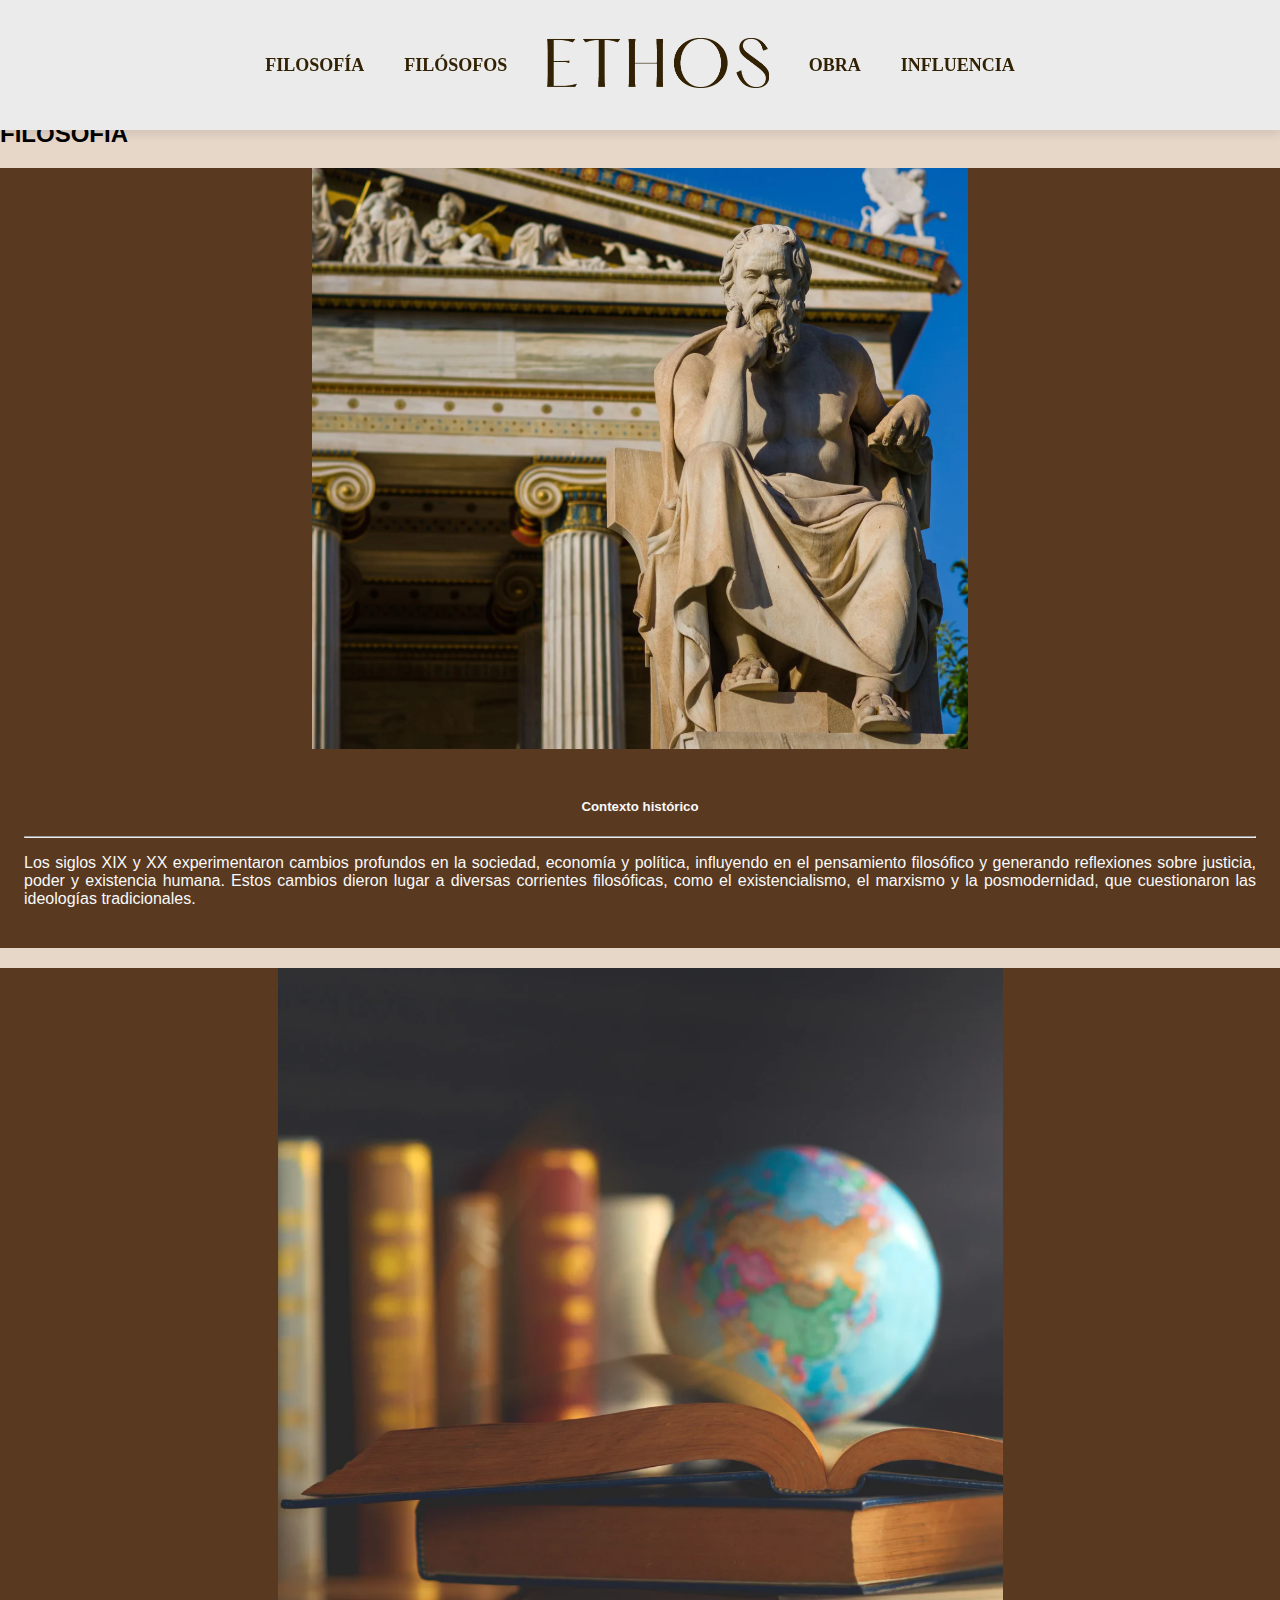
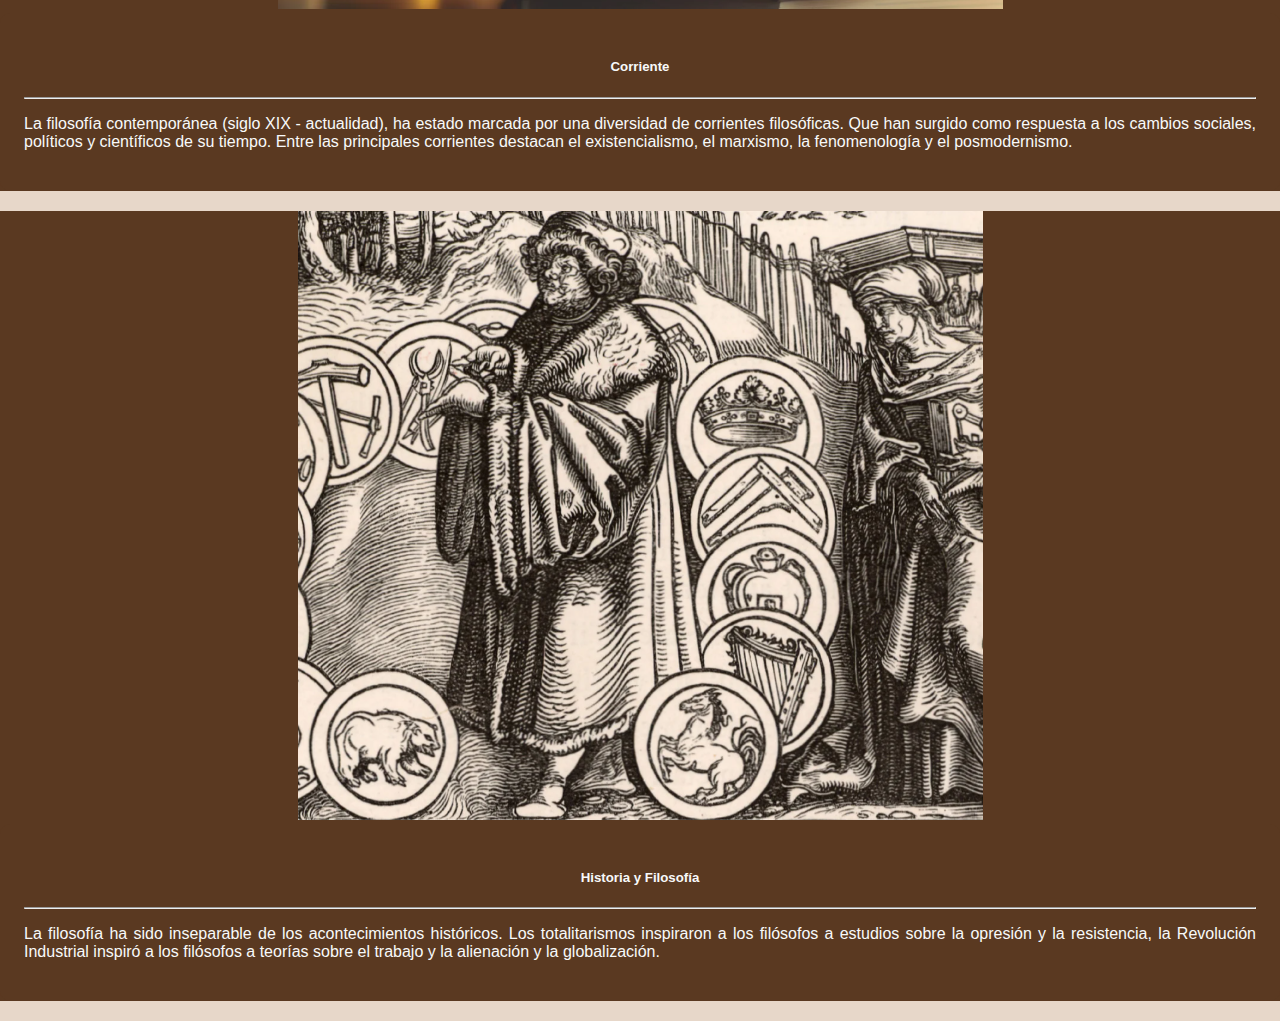
<file: filosofia.html>
<!DOCTYPE html>
<html lang="es">
<head>
    <meta charset="UTF-8">
    <meta name="viewport" content="width=device-width, initial-scale=1.0">
    <title>Filosofía Contemporánea | Filosofía</title>
    <link href="https://cdn.jsdelivr.net/npm/bootstrap@5.3.6/dist/css/bootstrap.min.css" rel="stylesheet" integrity="sha384-4Q6Gf2aSP4eDXB8Miphtr37CMZZQ5oXLH2yaXMJ2w8e2ZtHTl7GptT4jmndRuHDT" crossorigin="anonymous">
    <link rel="stylesheet" href="styles.css">
</head>
<body class="filosofia">
    <header>
        <nav>
            <ul>
                <li><a href="filosofia.html">FILOSOFÍA</a></li>
                <li><a href="filosofos.html">FILÓSOFOS</a></li>
                <li class="logo"><a href="index.html"><img src="logo.png" alt="ETHOS"></a></li>
                <li><a href="obra.html">OBRA</a></li>
                <li><a href="influencia.html">INFLUENCIA</a></li>
            </ul>
        </nav>
    </header>

<section class="pt-3">
    <div class="container text-center">
      <h2>FILOSOFÍA</h2>
      <div class="col-md-12">
        <div class="row justify-content-center row-cols-1 row-cols-md-3 pt-3 pb-3">
          <div class="col pb-4">
            <div  class="card h-70" data-bs-toggle="modal" data-bs-target="#ReneModal">
              <img src="imagen1.png" class="card-img-top" alt="..." />
              <div class="card-body">
                <h5 class="card-title">Contexto histórico</h5>
                <hr/>
                <p class="card-text">Los siglos XIX y XX experimentaron cambios profundos en la sociedad, economía y política, influyendo en el pensamiento filosófico y generando reflexiones sobre justicia, poder y existencia humana. Estos cambios dieron lugar a diversas corrientes filosóficas, como el existencialismo, el marxismo y la posmodernidad, que cuestionaron las ideologías tradicionales.</p>
              </div>
            </div>
          </div>

          <div class="col pb-4">
            <div  class="card h-100">
              <img src="imagen2.png" class="card-img-top" alt="..." />
              <div class="card-body">
                <h5 class="card-title">Corriente</h5>
                <hr/>
                <p class="card-text">La filosofía contemporánea (siglo XIX - actualidad), ha estado marcada por una diversidad de corrientes filosóficas. Que han surgido como respuesta a los cambios sociales, políticos y científicos de su tiempo. Entre las principales corrientes destacan el existencialismo, el marxismo, la fenomenología y el posmodernismo.</p>
              </div>
            </div>
          </div>
          <div class="col pb-4">
            <div  class="card h-100">
              <img src="imagen3.png" class="card-img-top" alt="..." />
              <div class="card-body">
                <h5 class="card-title">Historia y Filosofía</h5>
                <hr/>
                <p class="card-text">La filosofía ha sido inseparable de los acontecimientos históricos. Los totalitarismos inspiraron a los filósofos a estudios sobre la opresión y la resistencia, la Revolución Industrial inspiró a los filósofos a teorías sobre el trabajo y la alienación y la globalización.</p>
              </div>
            </div>
          </div>
          
          </div>
        </div>
      </div>
    </div>
  </section>

    <script src="https://cdn.jsdelivr.net/npm/@popperjs/core@2.11.8/dist/umd/popper.min.js" integrity="sha384-I7E8VVD/ismYTF4hNIPjVp/Zjvgyol6VFvRkX/vR+Vc4jQkC+hVqc2pM8ODewa9r" crossorigin="anonymous"></script>
    <script src="https://cdn.jsdelivr.net/npm/bootstrap@5.3.6/dist/js/bootstrap.bundle.min.js" integrity="sha384-j1CDi7MgGQ12Z7Qab0qlWQ/Qqz24Gc6BM0thvEMVjHnfYGF0rmFCozFSxQBxwHKO" crossorigin="anonymous"></script>
</body>
</html>
</file>
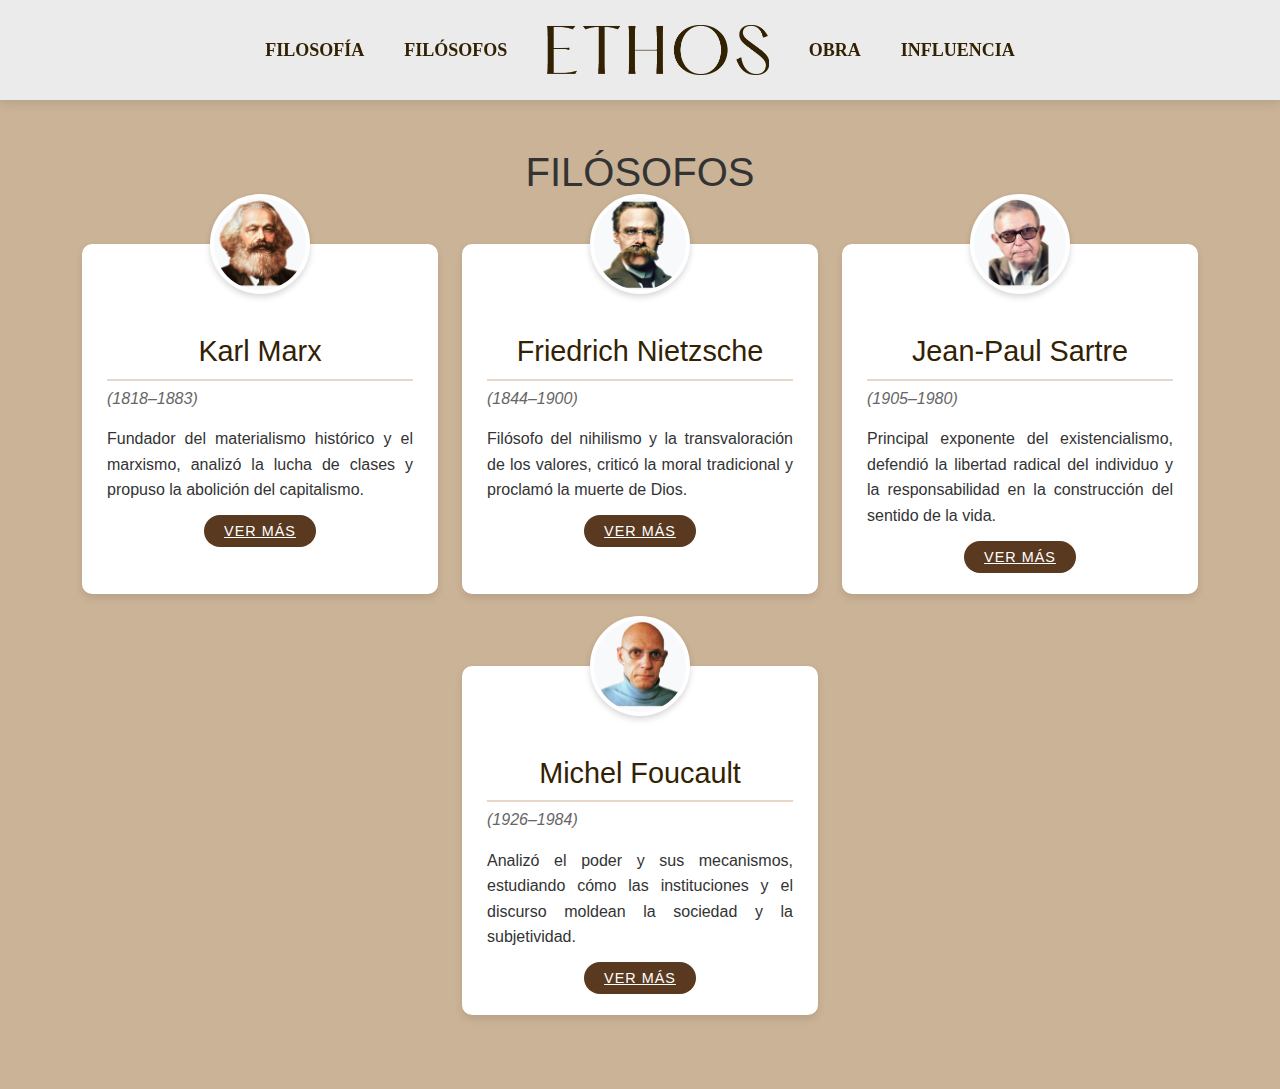
<file: filosofos.html>
<!DOCTYPE html>
<html lang="es">
<head>
    <meta charset="UTF-8">
    <meta name="viewport" content="width=device-width, initial-scale=1.0">
    <title>Filosofía Contemporánea | Filósofos</title>
    <link href="https://cdn.jsdelivr.net/npm/bootstrap@5.3.6/dist/css/bootstrap.min.css" rel="stylesheet">
    <link rel="stylesheet" href="styles.css">
</head>
<body class="filosofos">
    <header>
        <nav>
            <ul>
                <li><a href="filosofia.html">FILOSOFÍA</a></li>
                <li><a href="filosofos.html">FILÓSOFOS</a></li>
                <li class="logo"><a href="index.html"><img src="logo.png" alt="ETHOS"></a></li>
                <li><a href="obra.html">OBRA</a></li>
                <li><a href="influencia.html">INFLUENCIA</a></li>
            </ul>
        </nav>
    </header>

    <main class="container filosofos-container">
        <h1 class="text-center my-5">FILÓSOFOS</h1>
        
        <div class="row justify-content-center">
            <!-- Karl Marx -->
            <div class="col-md-5 col-lg-4 mb-4">
                <div class="filosofo-card">
                    <div class="filosofo-img-container">
                        <img src="karlmarx.png" alt="Karl Marx" class="filosofo-img">
                    </div>
                    <h2>Karl Marx</h2>
                    <p class="years">(1818–1883)</p>
                    <p>Fundador del materialismo histórico y el marxismo, analizó la lucha de clases y propuso la abolición del capitalismo.</p>
                    <a href="karlmarx.html" class="btn-vermas">VER MÁS</a>
                </div>
            </div>
            
            <!-- Friedrich Nietzsche -->
            <div class="col-md-5 col-lg-4 mb-4">
                <div class="filosofo-card">
                    <div class="filosofo-img-container">
                        <img src="nietzsche.png" alt="Friedrich Nietzsche" class="filosofo-img">
                    </div>
                    <h2>Friedrich Nietzsche</h2>
                    <p class="years">(1844–1900)</p>
                    <p>Filósofo del nihilismo y la transvaloración de los valores, criticó la moral tradicional y proclamó la muerte de Dios.</p>
                    <a href="nietzsche.html" class="btn-vermas">VER MÁS</a>
                </div>
            </div>
            
            <!-- Jean-Paul Sartre -->
            <div class="col-md-5 col-lg-4 mb-4">
                <div class="filosofo-card">
                    <div class="filosofo-img-container">
                        <img src="sartre.png" alt="Jean-Paul Sartre" class="filosofo-img">
                    </div>
                    <h2>Jean-Paul Sartre</h2>
                    <p class="years">(1905–1980)</p>
                    <p>Principal exponente del existencialismo, defendió la libertad radical del individuo y la responsabilidad en la construcción del sentido de la vida.</p>
                    <a href="sartre.html" class="btn-vermas">VER MÁS</a>
                </div>
            </div>
            
            <!-- Michel Foucault (con margen superior adicional) -->
            <div class="col-md-5 col-lg-4 mb-4 mt-md-5">
                <div class="filosofo-card">
                    <div class="filosofo-img-container">
                        <img src="foucault.png" alt="Michel Foucault" class="filosofo-img">
                    </div>
                    <h2>Michel Foucault</h2>
                    <p class="years">(1926–1984)</p>
                    <p>Analizó el poder y sus mecanismos, estudiando cómo las instituciones y el discurso moldean la sociedad y la subjetividad.</p>
                    <a href="foucault.html" class="btn-vermas">VER MÁS</a>
                </div>
            </div>
        </div>
    </main>

    <script src="https://cdn.jsdelivr.net/npm/bootstrap@5.3.6/dist/js/bootstrap.bundle.min.js"></script>
</body>
</html>
</file>
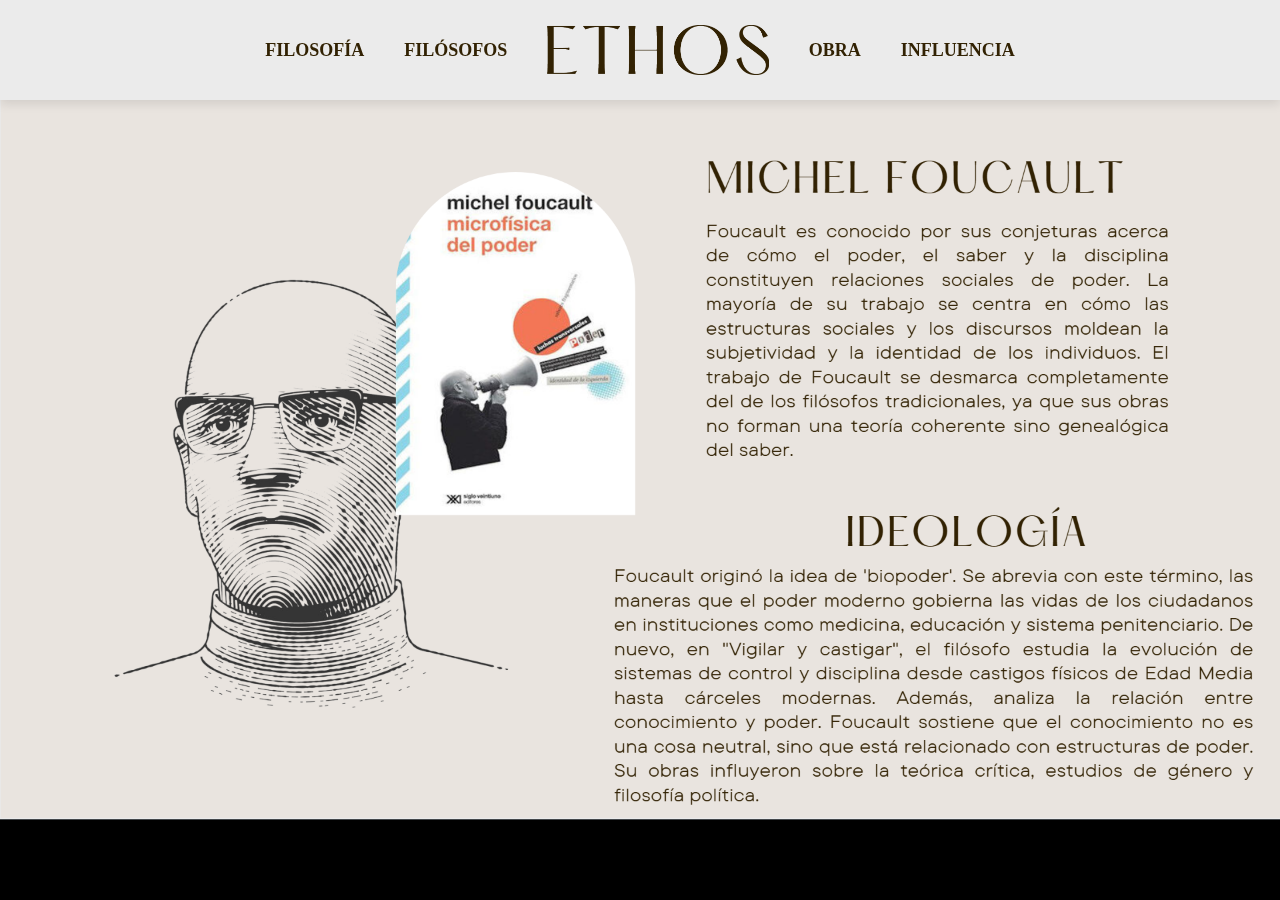
<file: foucault.html>
<!DOCTYPE html>
<html lang="es">
<head>
    <meta charset="UTF-8">
    <meta name="viewport" content="width=device-width, initial-scale=1.0">
    <title>Michel Foucault | Filosofía Contemporánea</title>
    <link href="https://cdn.jsdelivr.net/npm/bootstrap@5.3.6/dist/css/bootstrap.min.css" rel="stylesheet">
    <link rel="stylesheet" href="styles.css">
</head>
<body class="filosofo">
    <header>
        <nav>
            <ul>
                <li><a href="filosofia.html">FILOSOFÍA</a></li>
                <li><a href="filosofos.html">FILÓSOFOS</a></li>
                <li class="logo"><a href="index.html"><img src="logo.png" alt="ETHOS"></a></li>
                <li><a href="obra.html">OBRA</a></li>
                <li><a href="influencia.html">INFLUENCIA</a></li>
            </ul>
        </nav>
    </header>

    <main class="contenido-filosofo">
        <img src="foucaultinfo.png" alt="Michel Foucault" class="imagen-filosofo">
    </main>

    <script src="https://cdn.jsdelivr.net/npm/bootstrap@5.3.6/dist/js/bootstrap.bundle.min.js"></script>
</body>
</html>
</file>
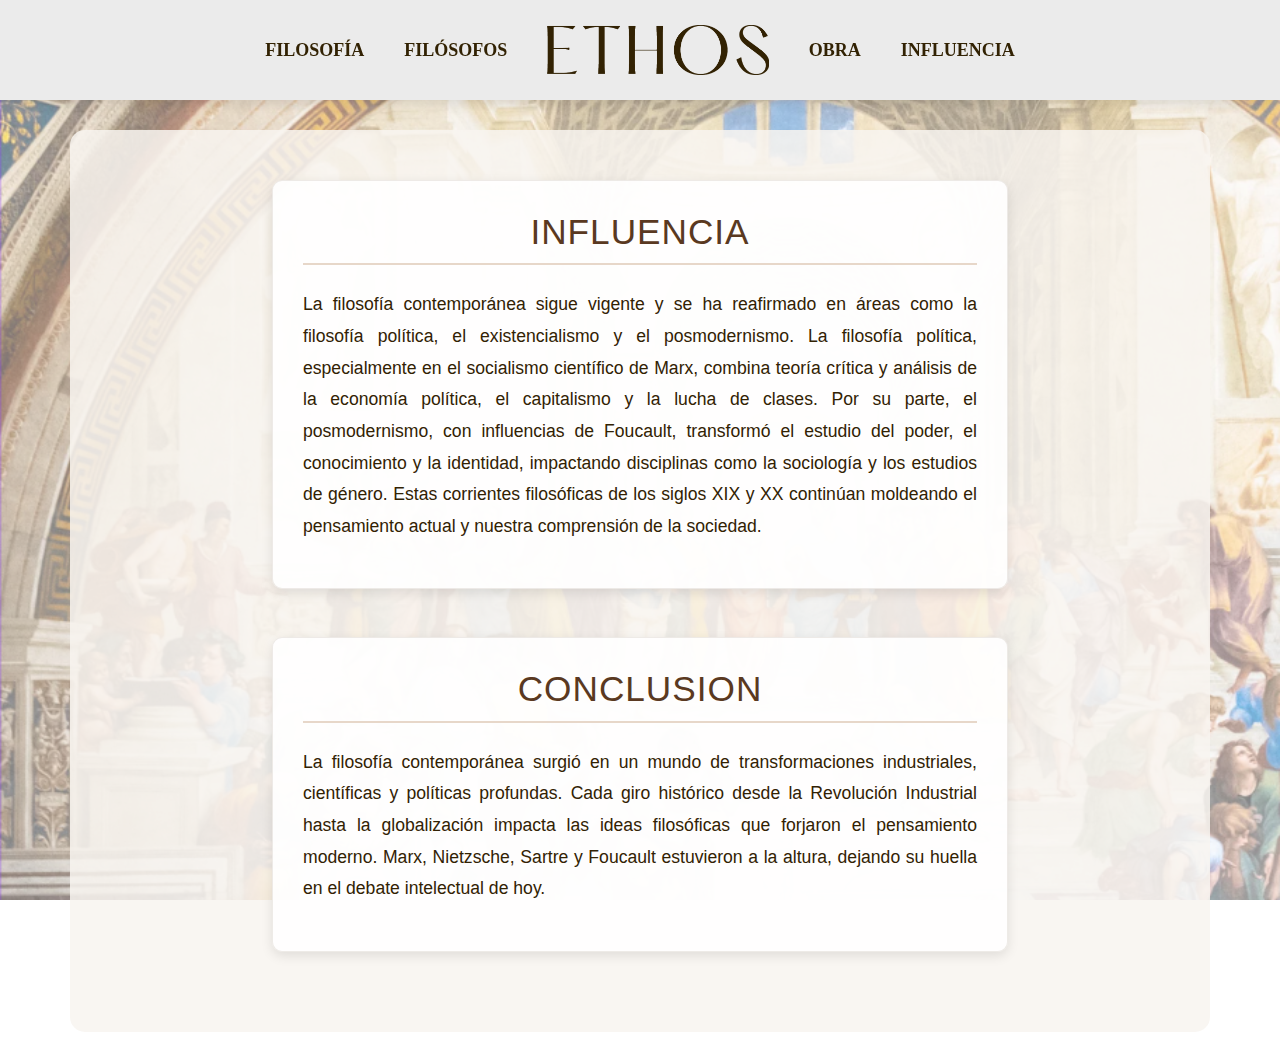
<file: influencia.html>
<!DOCTYPE html>
<html lang="es">
<head>
    <meta charset="UTF-8">
    <meta name="viewport" content="width=device-width, initial-scale=1.0">
    <title>Filosofía Contemporánea | Influencia</title>
    <link href="https://cdn.jsdelivr.net/npm/bootstrap@5.3.6/dist/css/bootstrap.min.css" rel="stylesheet">
    <link rel="stylesheet" href="styles.css">
</head>
<body class="influencia">
    <header>
        <nav>
            <ul>
                <li><a href="filosofia.html">FILOSOFÍA</a></li>
                <li><a href="filosofos.html">FILÓSOFOS</a></li>
                <li class="logo"><a href="index.html"><img src="logo.png" alt="ETHOS"></a></li>
                <li><a href="obra.html">OBRA</a></li>
                <li><a href="influencia.html">INFLUENCIA</a></li>
            </ul>
        </nav>
    </header>

    <main class="container influencia-container">
        <div class="row justify-content-center">
            <div class="col-lg-8">
                <!-- Sección Influencia con efecto hover -->
                <section class="influencia-section mb-5">
                    <div class="section-content">
                        <h1 class="text-center mb-4">INFLUENCIA</h1>
                        <p class="influencia-text">
                            La filosofía contemporánea sigue vigente y se ha reafirmado en áreas como la filosofía política, el existencialismo y el posmodernismo. La filosofía política, especialmente en el socialismo científico de Marx, combina teoría crítica y análisis de la economía política, el capitalismo y la lucha de clases. Por su parte, el posmodernismo, con influencias de Foucault, transformó el estudio del poder, el conocimiento y la identidad, impactando disciplinas como la sociología y los estudios de género. Estas corrientes filosóficas de los siglos XIX y XX continúan moldeando el pensamiento actual y nuestra comprensión de la sociedad.
                        </p>
                    </div>
                </section>

                <!-- Sección Conclusión con efecto hover -->
                <section class="conclusion-section">
                    <div class="section-content">
                        <h1 class="text-center mb-4">CONCLUSION</h1>
                        <p class="conclusion-text">
                            La filosofía contemporánea surgió en un mundo de transformaciones industriales, científicas y políticas profundas. Cada giro histórico desde la Revolución Industrial hasta la globalización impacta las ideas filosóficas que forjaron el pensamiento moderno. Marx, Nietzsche, Sartre y Foucault estuvieron a la altura, dejando su huella en el debate intelectual de hoy.
                        </p>
                    </div>
                </section>
            </div>
        </div>
    </main>

    <script src="https://cdn.jsdelivr.net/npm/bootstrap@5.3.6/dist/js/bootstrap.bundle.min.js"></script>
</body>
</html>
</file>
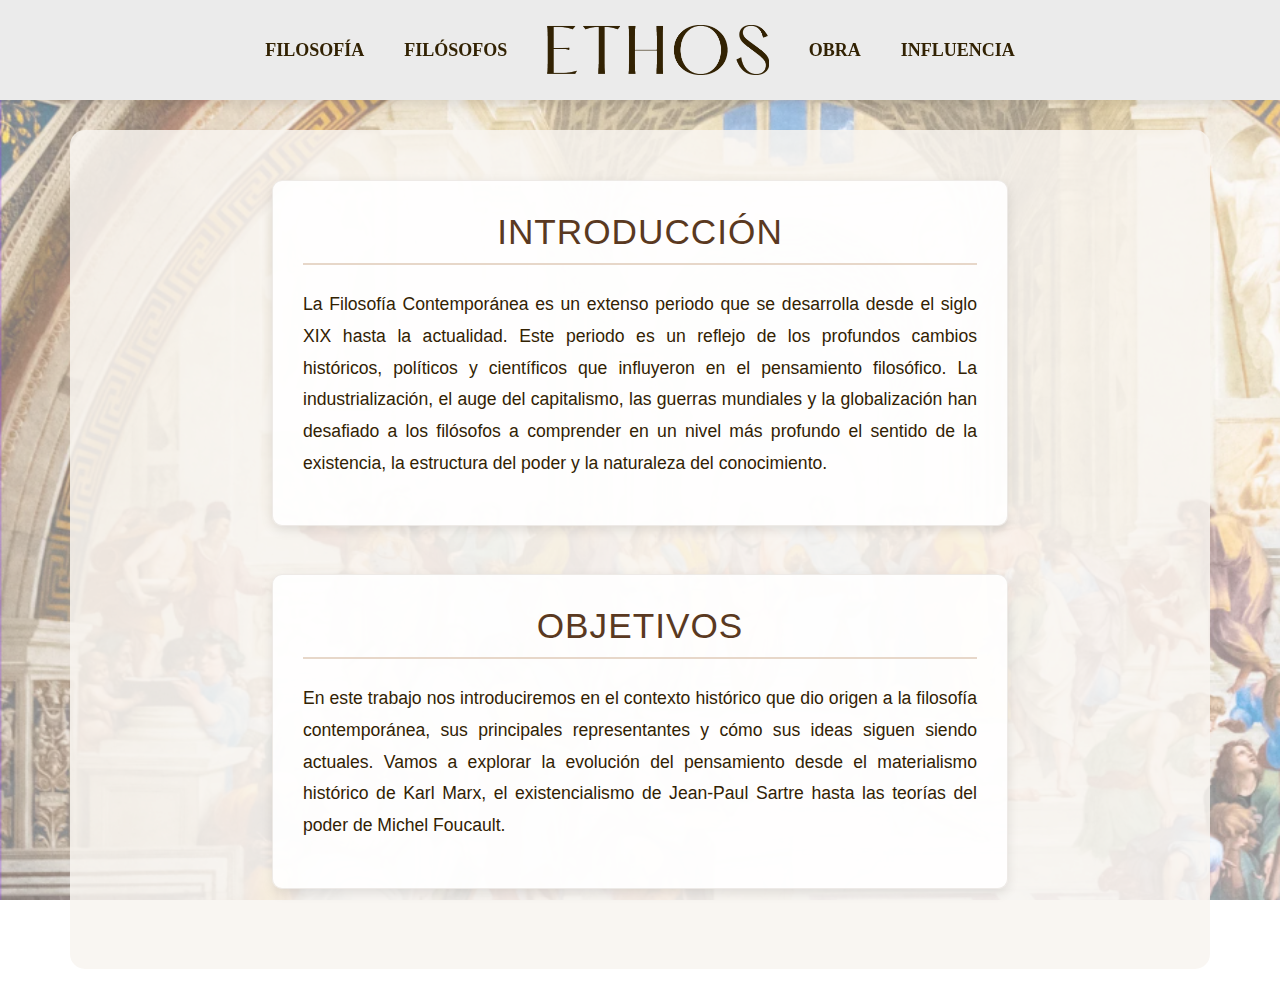
<file: introduccion.html>
<!DOCTYPE html>
<html lang="es">
<head>
    <meta charset="UTF-8">
    <meta name="viewport" content="width=device-width, initial-scale=1.0">
    <title>Filosofía Contemporánea | Influencia</title>
    <link href="https://cdn.jsdelivr.net/npm/bootstrap@5.3.6/dist/css/bootstrap.min.css" rel="stylesheet">
    <link rel="stylesheet" href="styles.css">
</head>
<body class="influencia">
    <header>
        <nav>
            <ul>
                <li><a href="filosofia.html">FILOSOFÍA</a></li>
                <li><a href="filosofos.html">FILÓSOFOS</a></li>
                <li class="logo"><a href="index.html"><img src="logo.png" alt="ETHOS"></a></li>
                <li><a href="obra.html">OBRA</a></li>
                <li><a href="influencia.html">INFLUENCIA</a></li>
            </ul>
        </nav>
    </header>

    <main class="container influencia-container">
        <div class="row justify-content-center">
            <div class="col-lg-8">
                <!-- Sección Influencia con efecto hover -->
                <section class="influencia-section mb-5">
                    <div class="section-content">
                        <h1 class="text-center mb-4">INTRODUCCIÓN</h1>
                        <p class="influencia-text">
                            La Filosofía Contemporánea es un extenso periodo que se desarrolla desde el siglo XIX hasta la actualidad. Este periodo es un reflejo de los profundos cambios históricos, políticos y científicos que influyeron en el pensamiento filosófico. La industrialización, el auge del capitalismo, las guerras mundiales y la globalización han desafiado a los filósofos a comprender en un nivel más profundo el sentido de la existencia, la estructura del poder y la naturaleza del conocimiento.
                        </p>
                    </div>
                </section>

                <!-- Sección Conclusión con efecto hover -->
                <section class="conclusion-section">
                    <div class="section-content">
                        <h1 class="text-center mb-4">OBJETIVOS</h1>
                        <p class="conclusion-text">
                            En este trabajo nos introduciremos en el contexto histórico que dio origen a la filosofía contemporánea, sus principales representantes y cómo sus ideas siguen siendo actuales. Vamos a explorar la evolución del pensamiento desde el materialismo histórico de Karl Marx, el existencialismo de Jean-Paul Sartre hasta las teorías del poder de Michel Foucault.
                        </p>
                    </div>
                </section>
            </div>
        </div>
    </main>

    <script src="https://cdn.jsdelivr.net/npm/bootstrap@5.3.6/dist/js/bootstrap.bundle.min.js"></script>
</body>
</html>
</file>
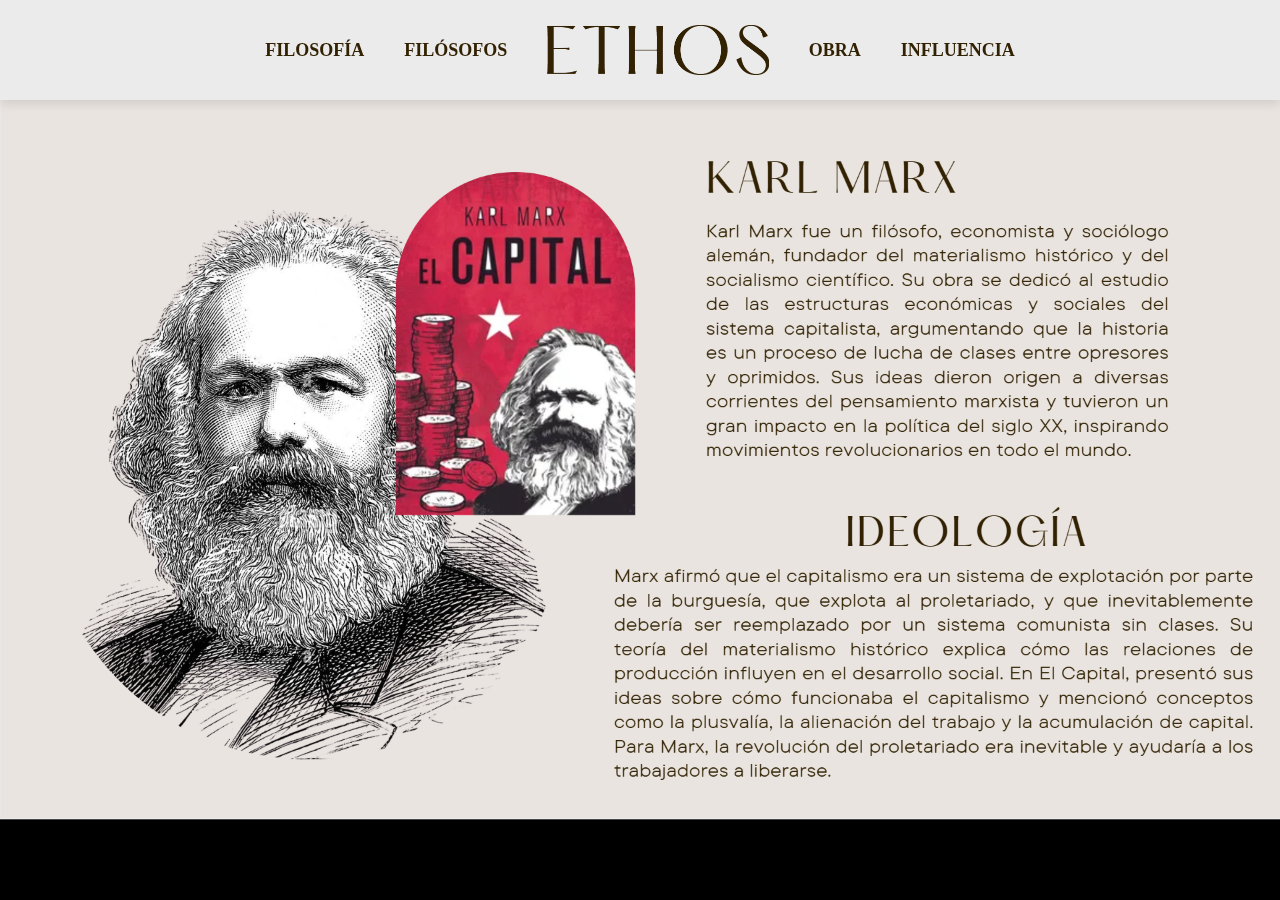
<file: karlmarx.html>
<!DOCTYPE html>
<html lang="es">
<head>
    <meta charset="UTF-8">
    <meta name="viewport" content="width=device-width, initial-scale=1.0">
    <title>Karl Marx | Filosofía Contemporánea</title>
    <link href="https://cdn.jsdelivr.net/npm/bootstrap@5.3.6/dist/css/bootstrap.min.css" rel="stylesheet">
    <link rel="stylesheet" href="styles.css">
</head>
<body class="filosofo">
    <header>
        <nav>
            <ul>
                <li><a href="filosofia.html">FILOSOFÍA</a></li>
                <li><a href="filosofos.html">FILÓSOFOS</a></li>
                <li class="logo"><a href="index.html"><img src="logo.png" alt="ETHOS"></a></li>
                <li><a href="obra.html">OBRA</a></li>
                <li><a href="influencia.html">INFLUENCIA</a></li>
            </ul>
        </nav>
    </header>

    <main class="contenido-filosofo">
        <!-- Imagen del filósofo como contenido principal -->
        <img src="karlmarxinfo.png" alt="Karl Marx" class="imagen-filosofo">
    </main>

    <script src="https://cdn.jsdelivr.net/npm/bootstrap@5.3.6/dist/js/bootstrap.bundle.min.js"></script>
</body>
</html>
</file>
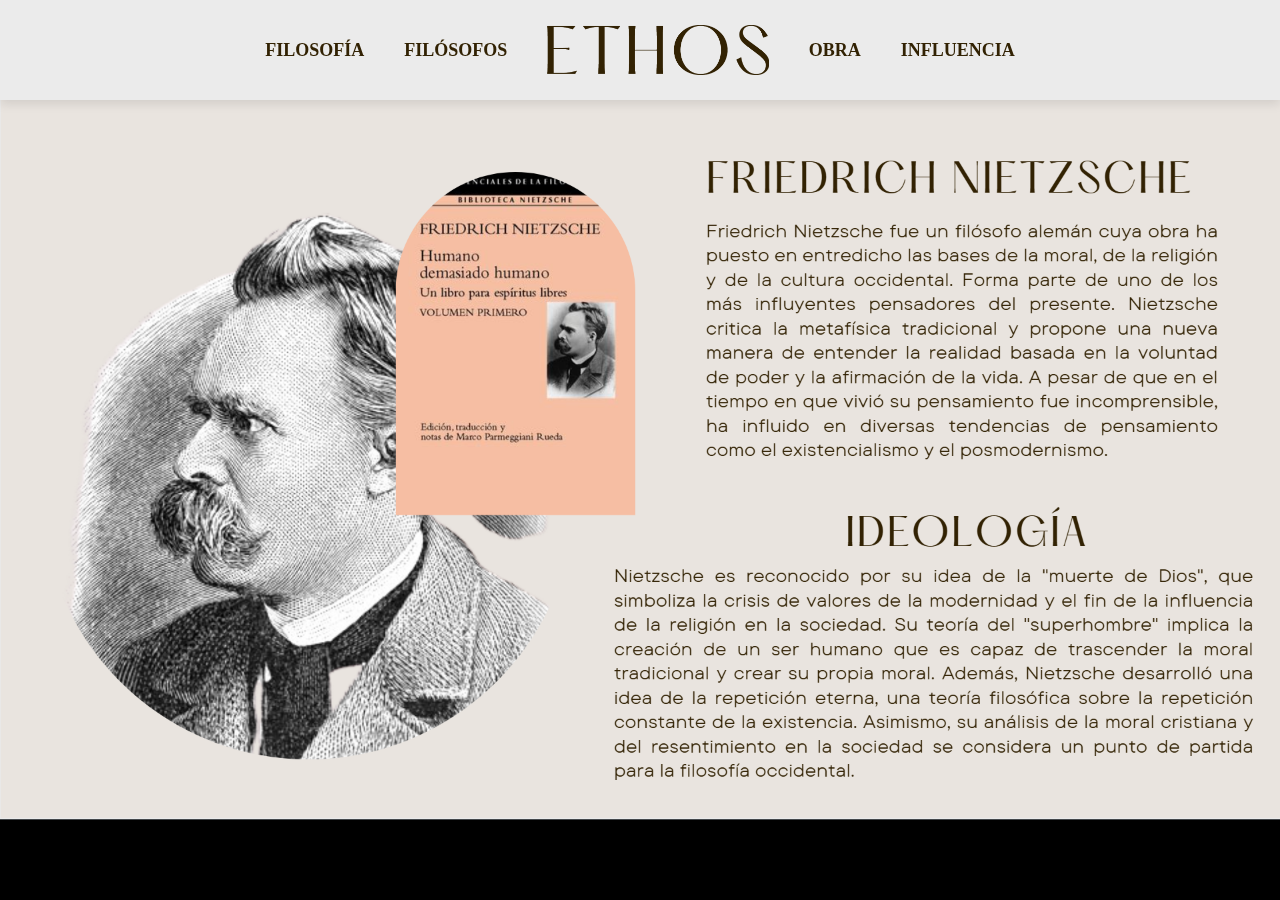
<file: nietzsche.html>
<!DOCTYPE html>
<html lang="es">
<head>
    <meta charset="UTF-8">
    <meta name="viewport" content="width=device-width, initial-scale=1.0">
    <title>Friedrich Nietzsche | Filosofía Contemporánea</title>
    <link href="https://cdn.jsdelivr.net/npm/bootstrap@5.3.6/dist/css/bootstrap.min.css" rel="stylesheet">
    <link rel="stylesheet" href="styles.css">
</head>
<body class="filosofo">
    <header>
        <nav>
            <ul>
                <li><a href="filosofia.html">FILOSOFÍA</a></li>
                <li><a href="filosofos.html">FILÓSOFOS</a></li>
                <li class="logo"><a href="index.html"><img src="logo.png" alt="ETHOS"></a></li>
                <li><a href="obra.html">OBRA</a></li>
                <li><a href="influencia.html">INFLUENCIA</a></li>
            </ul>
        </nav>
    </header>

    <main class="contenido-filosofo">
        <img src="nietzscheinfo.png" alt="Friedrich Nietzsche" class="imagen-filosofo">
    </main>

    <script src="https://cdn.jsdelivr.net/npm/bootstrap@5.3.6/dist/js/bootstrap.bundle.min.js"></script>
</body>
</html>
</file>
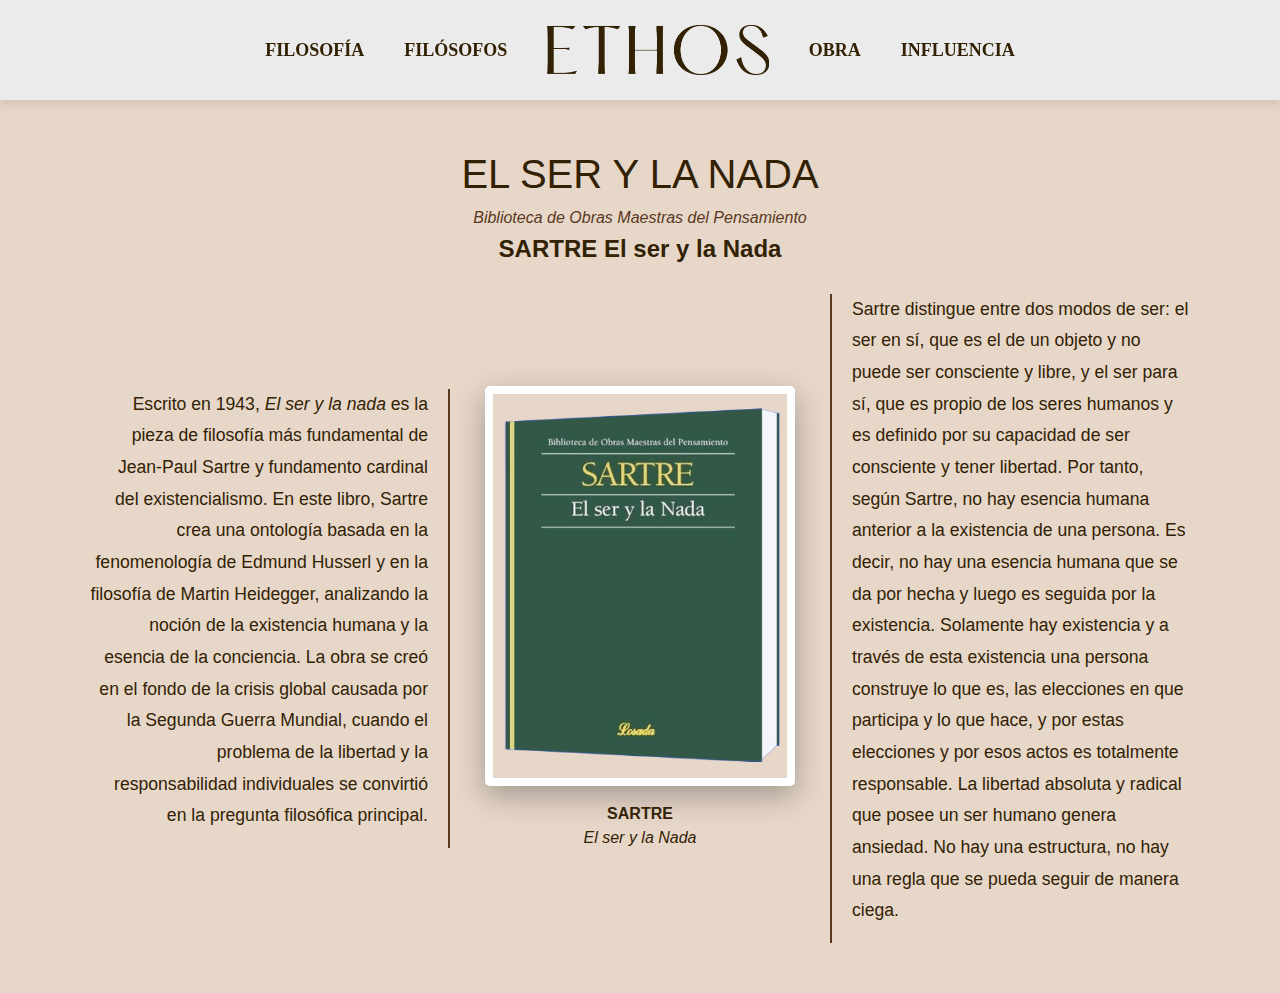
<file: obra.html>
<!DOCTYPE html>
<html lang="es">
<head>
    <meta charset="UTF-8">
    <meta name="viewport" content="width=device-width, initial-scale=1.0">
    <title>Filosofía Contemporánea | El Ser y la Nada</title>
    <link href="https://cdn.jsdelivr.net/npm/bootstrap@5.3.6/dist/css/bootstrap.min.css" rel="stylesheet">
    <link rel="stylesheet" href="styles.css">
</head>
<body class="obra">
    <header>
        <nav>
            <ul>
                <li><a href="filosofia.html">FILOSOFÍA</a></li>
                <li><a href="filosofos.html">FILÓSOFOS</a></li>
                <li class="logo"><a href="index.html"><img src="logo.png" alt="ETHOS"></a></li>
                <li><a href="obra.html">OBRA</a></li>
                <li><a href="influencia.html">INFLUENCIA</a></li>
            </ul>
        </nav>
    </header>

    <main class="container obra-container">
        <div class="text-center mb-4">
            <h1>EL SER Y LA NADA</h1>
            <p class="obra-subtitle">Biblioteca de Obras Maestras del Pensamiento</p>
            <h2 class="obra-author">SARTRE El ser y la Nada</h2>
        </div>

        <div class="row align-items-center justify-content-center">
            <!-- Texto izquierdo -->
            <div class="col-md-4 text-right obra-text-left">
                <p>Escrito en 1943, <em>El ser y la nada</em> es la pieza de filosofía más fundamental de Jean-Paul Sartre y fundamento cardinal del existencialismo. En este libro, Sartre crea una ontología basada en la fenomenología de Edmund Husserl y en la filosofía de Martin Heidegger, analizando la noción de la existencia humana y la esencia de la conciencia. La obra se creó en el fondo de la crisis global causada por la Segunda Guerra Mundial, cuando el problema de la libertad y la responsabilidad individuales se convirtió en la pregunta filosófica principal.</p>
            </div>
            
            <!-- Imagen central -->
            <div class="col-md-4 text-center">
                <img src="libro.png" alt="Portada El Ser y la Nada" class="img-fluid obra-portada">
                <div class="mt-3">
                    <strong>SARTRE</strong><br>
                    <em>El ser y la Nada</em>
                </div>
            </div>
            
            <!-- Texto derecho -->
            <div class="col-md-4 text-left obra-text-right">
                <p>Sartre distingue entre dos modos de ser: el ser en sí, que es el de un objeto y no puede ser consciente y libre, y el ser para sí, que es propio de los seres humanos y es definido por su capacidad de ser consciente y tener libertad. Por tanto, según Sartre, no hay esencia humana anterior a la existencia de una persona. Es decir, no hay una esencia humana que se da por hecha y luego es seguida por la existencia. Solamente hay existencia y a través de esta existencia una persona construye lo que es, las elecciones en que participa y lo que hace, y por estas elecciones y por esos actos es totalmente responsable. La libertad absoluta y radical que posee un ser humano genera ansiedad. No hay una estructura, no hay una regla que se pueda seguir de manera ciega.</p>
            </div>
        </div>
    </main>

    <script src="https://cdn.jsdelivr.net/npm/bootstrap@5.3.6/dist/js/bootstrap.bundle.min.js"></script>
</body>
</html>
</file>
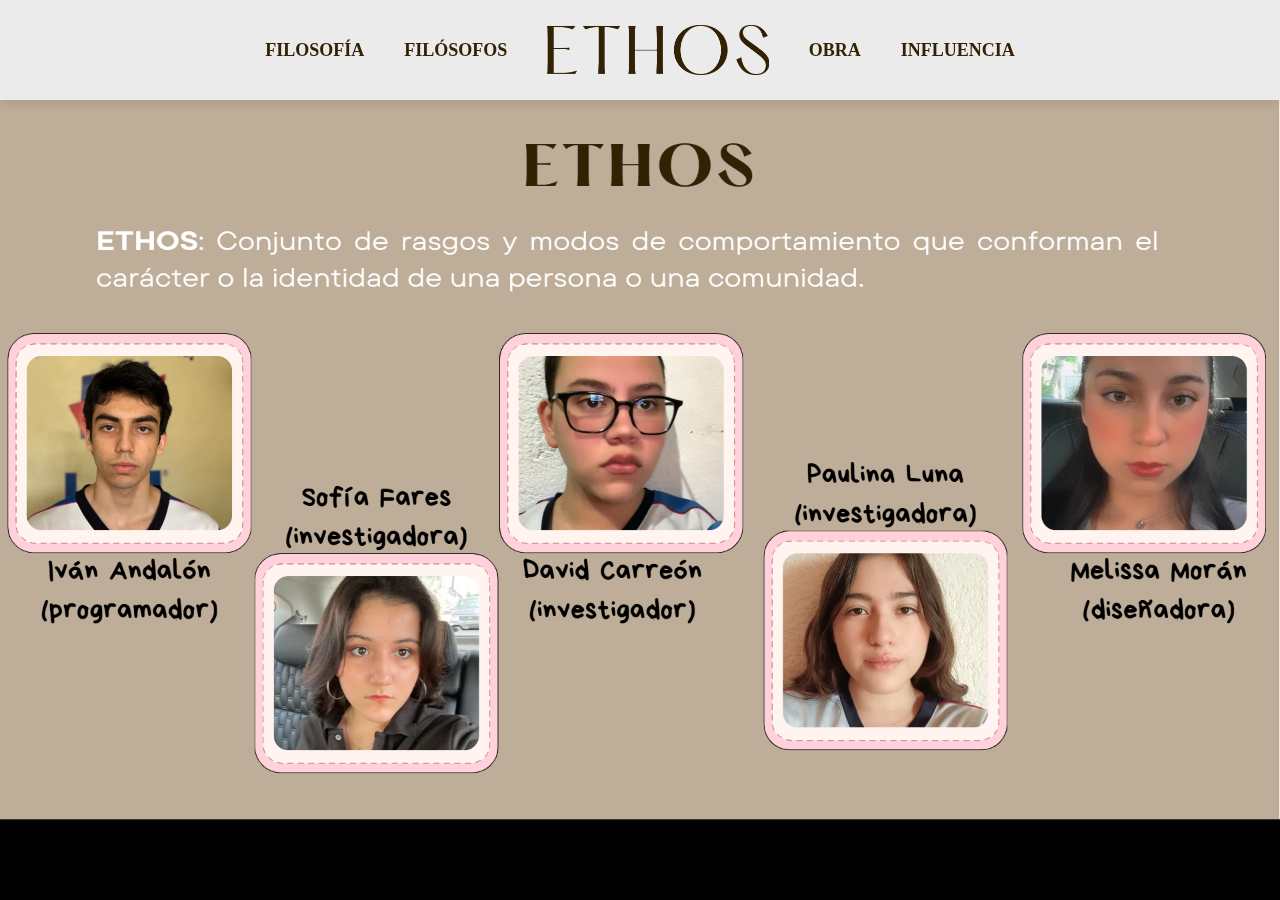
<file: quienessomos.html>
<!DOCTYPE html>
<html lang="es">
<head>
    <meta charset="UTF-8">
    <meta name="viewport" content="width=device-width, initial-scale=1.0">
    <title>Filosofía Contemporánea | Quiénes somos</title>
    <link href="https://cdn.jsdelivr.net/npm/bootstrap@5.3.6/dist/css/bootstrap.min.css" rel="stylesheet">
    <link rel="stylesheet" href="styles.css">
</head>
<body class="filosofo">
    <header>
        <nav>
            <ul>
                <li><a href="filosofia.html">FILOSOFÍA</a></li>
                <li><a href="filosofos.html">FILÓSOFOS</a></li>
                <li class="logo"><a href="index.html"><img src="logo.png" alt="ETHOS"></a></li>
                <li><a href="obra.html">OBRA</a></li>
                <li><a href="influencia.html">INFLUENCIA</a></li>
            </ul>
        </nav>
    </header>

    <main class="contenido-filosofo">
        <!-- Imagen del filósofo como contenido principal -->
        <img src="quienessomos.png" alt="Karl Marx" class="imagen-filosofo">
    </main>

    <script src="https://cdn.jsdelivr.net/npm/bootstrap@5.3.6/dist/js/bootstrap.bundle.min.js"></script>
</body>
</html>
</file>
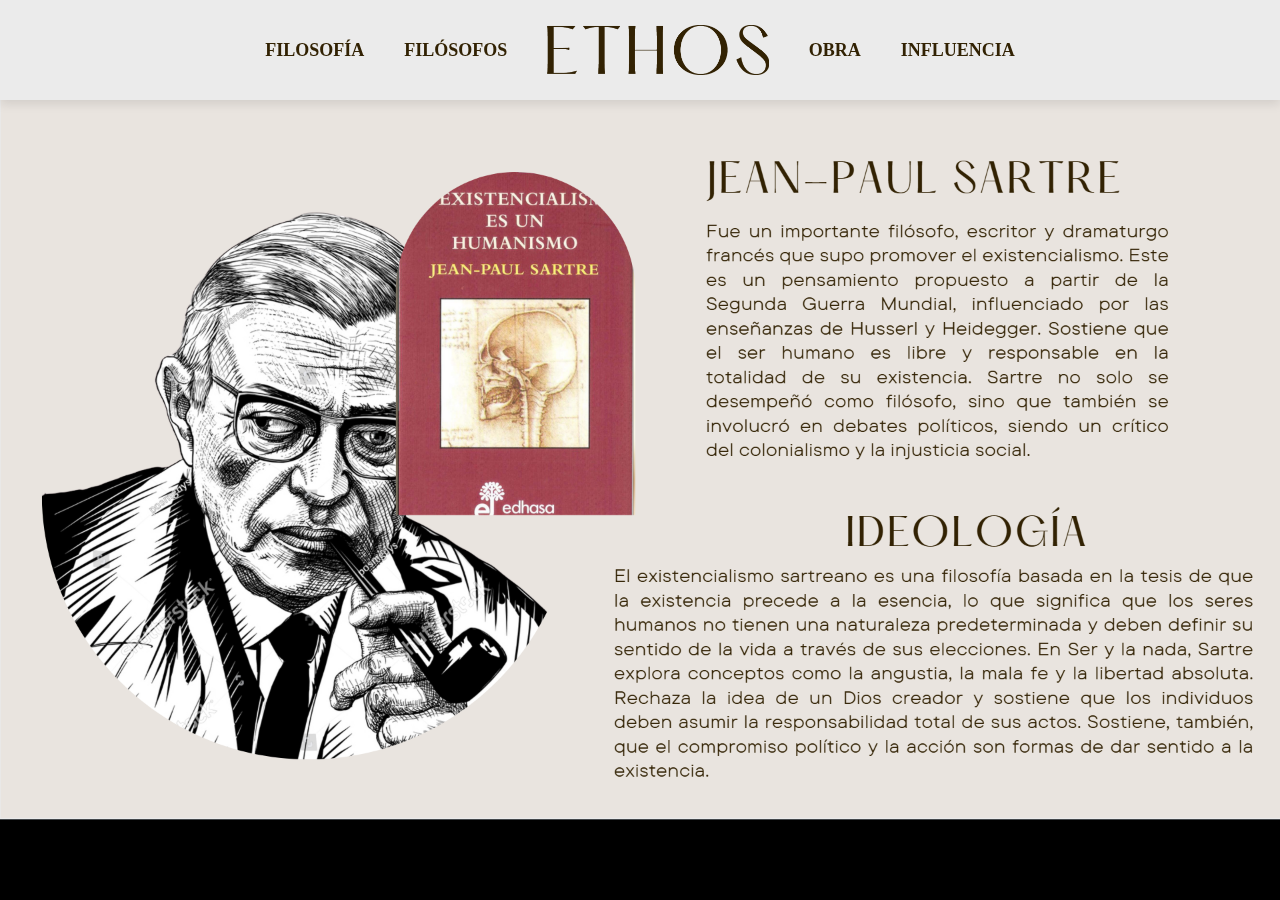
<file: sartre.html>
<!DOCTYPE html>
<html lang="es">
<head>
    <meta charset="UTF-8">
    <meta name="viewport" content="width=device-width, initial-scale=1.0">
    <title>Jean-Paul Sartre | Filosofía Contemporánea</title>
    <link href="https://cdn.jsdelivr.net/npm/bootstrap@5.3.6/dist/css/bootstrap.min.css" rel="stylesheet">
    <link rel="stylesheet" href="styles.css">
</head>
<body class="filosofo">
    <header>
        <nav>
            <ul>
                <li><a href="filosofia.html">FILOSOFÍA</a></li>
                <li><a href="filosofos.html">FILÓSOFOS</a></li>
                <li class="logo"><a href="index.html"><img src="logo.png" alt="ETHOS"></a></li>
                <li><a href="obra.html">OBRA</a></li>
                <li><a href="influencia.html">INFLUENCIA</a></li>
            </ul>
        </nav>
    </header>

    <main class="contenido-filosofo">
        <img src="sartreinfo.png" alt="Jean-Paul Sartre" class="imagen-filosofo">
    </main>

    <script src="https://cdn.jsdelivr.net/npm/bootstrap@5.3.6/dist/js/bootstrap.bundle.min.js"></script>
</body>
</html>
</file>
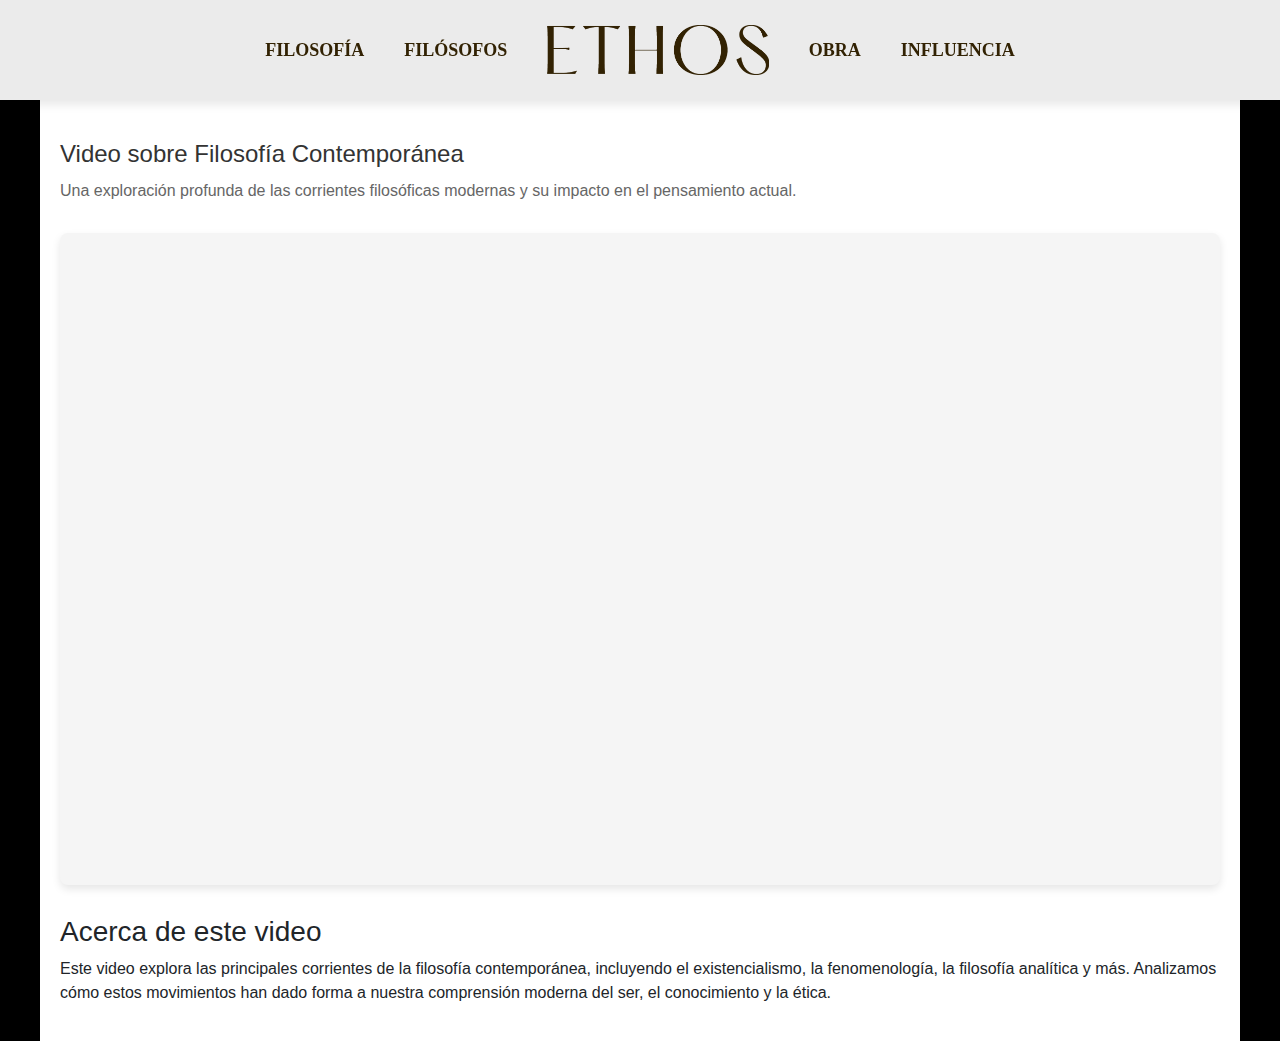
<file: video.html>
<!DOCTYPE html>
<html lang="es">
<head>
    <meta charset="UTF-8">
    <meta name="viewport" content="width=device-width, initial-scale=1.0">
    <title>Video | Filosofía Contemporánea</title>
    <link href="https://cdn.jsdelivr.net/npm/bootstrap@5.3.6/dist/css/bootstrap.min.css" rel="stylesheet">
    <link rel="stylesheet" href="styles.css">
    <style>
        body {
            background-color: white;
            margin: 0;
            padding: 0;
        }
        
        .filosofo {
            background-color: white;
        }
        
        .content-container {
            padding: 20px;
            max-width: 1200px;
            margin: 0 auto;
            background-color: white;
        }
        
        .video-container {
            position: relative;
            padding-bottom: 56.25%; /* Relación 16:9 */
            height: 0;
            overflow: hidden;
            margin: 30px 0;
            background: #f5f5f5;
            border-radius: 8px;
            box-shadow: 0 4px 8px rgba(0,0,0,0.1);
        }
        
        .video-container iframe {
            position: absolute;
            top: 0;
            left: 0;
            width: 100%;
            height: 100%;
            border: none;
        }
        
        .video-thumbnail {
            cursor: pointer;
            transition: transform 0.3s;
        }
        
        .video-thumbnail:hover {
            transform: scale(1.02);
        }
        
        .video-title {
            font-size: 24px;
            margin: 20px 0 10px;
            color: #333;
        }
        
        .video-description {
            color: #666;
            margin-bottom: 20px;
        }
    </style>
</head>
<body class="filosofo">
    <header>
        <nav>
            <ul>
                <li><a href="filosofia.html">FILOSOFÍA</a></li>
                <li><a href="filosofos.html">FILÓSOFOS</a></li>
                <li class="logo"><a href="index.html"><img src="logo.png" alt="ETHOS"></a></li>
                <li><a href="obra.html">OBRA</a></li>
                <li><a href="influencia.html">INFLUENCIA</a></li>
            </ul>
        </nav>
    </header>
    
    <div class="content-container">
        <h1 class="video-title">Video sobre Filosofía Contemporánea</h1>
        <p class="video-description">Una exploración profunda de las corrientes filosóficas modernas y su impacto en el pensamiento actual.</p>
        
        <div class="video-container">
            <iframe src="https://drive.google.com/file/d/1rsKZEjdEZXeTBx7CLmfCT7PiTnFafgqb/preview" width="640" height="480" allow="autoplay"></iframe>
        </div>
        
        <div class="video-info">
            <h3>Acerca de este video</h3>
            <p>Este video explora las principales corrientes de la filosofía contemporánea, incluyendo el existencialismo, la fenomenología, la filosofía analítica y más. Analizamos cómo estos movimientos han dado forma a nuestra comprensión moderna del ser, el conocimiento y la ética.</p>
        </div>
    </div>

    <script src="https://cdn.jsdelivr.net/npm/bootstrap@5.3.6/dist/js/bootstrap.bundle.min.js"></script>
</body>
</html>
</file>
<file: styles.css>
/* ========== ESTILOS GENERALES ========== */
body {
    font-family: 'TT Commons Pro Expanded', sans-serif;
    margin: 0;
    padding: 0;
    padding-top: 100px;
    min-height: 100vh;
}

header {
    height: auto;
    min-height: 100px;
    padding: 15px 0;
    width: 100%;
    background: #ebebeb;
    display: flex;
    align-items: center;
    justify-content: center;
    position: fixed;
    top: 0;
    box-shadow: 0 4px 10px rgba(0, 0, 0, 0.1);
    z-index: 1000;
}

/* === NUEVOS ESTILOS (sin afectar los existentes) === */

/* Contenedor de botones */
.botones-container {
    display: flex;
    justify-content: center;
    gap: 20px;
    margin-top: 30px;
    flex-wrap: wrap;
}

/* Estilo para los nuevos botones (igual que APRENDER) */
.btn-filosofia {
    display: inline-block;
    background: white;
    color: #322203;
    border: none;
    padding: 12px 30px;
    font-size: 18px;
    cursor: pointer;
    text-decoration: none;
    border-radius: 30px;
    transition: all 0.3s ease;
    font-weight: bold;
    box-shadow: 0 4px 8px rgba(0,0,0,0.1);
}

.btn-filosofia:hover {
    background: #e7d7c9;
    transform: translateY(-3px);
    box-shadow: 0 6px 12px rgba(0,0,0,0.15);
    color: #5a3921;
}

/* Sección de imagen al hacer scroll */
.imagen-seccion {
    padding: 80px 20px;
    text-align: center;
    background-color: #000;
}

.imagen-scroll {
    max-width: 100%;
    height: auto;
    border-radius: 8px;
    box-shadow: 0 10px 30px rgba(0,0,0,0.3);
}

/* Responsividad */
@media (max-width: 768px) {
    .botones-container {
        gap: 15px;
    }
    .btn-filosofia, .btn-aprender {
        padding: 10px 25px;
        font-size: 16px;
    }
    .imagen-seccion {
        padding: 50px 15px;
    }
}

@media (max-width: 576px) {
    .botones-container {
        flex-direction: column;
        align-items: center;
        gap: 10px;
    }
    .btn-filosofia, .btn-aprender {
        padding: 8px 20px;
        font-size: 15px;
        width: 80%;
        text-align: center;
    }
}

@media (max-width: 576px) {
    .btn-quienes,
    .btn-video,
    .btn-aprender {
        padding: 8px 20px;
        font-size: 15px;
    }
    
    .botones-adicionales {
        flex-direction: column;
        gap: 10px;
    }
    
    .seccion-quienes {
        padding: 50px 15px;
    }
}

nav ul {
    list-style: none;
    display: flex;
    flex-wrap: wrap;
    justify-content: center;
    align-items: center;
    padding: 0;
    margin: 0;
}

nav ul li {
    margin: 10px 20px;
    transition: transform 0.3s;
}

nav ul li a {
    text-decoration: none;
    color: #322203;
    font-weight: bold;
    font-size: 18px;
    font-family: 'Times New Roman', serif;
    transition: transform 0.3s;
}

nav ul li:hover {
    transform: scale(1.1);
}

.logo img {
    height: 50px;
    width: auto;
    max-height: 50px;
    transition: transform 0.3s;
}

.logo img:hover {
    transform: scale(1.1);
}

button {
    background: white;
    border: none;
    padding: 10px 20px;
    cursor: pointer;
    font-size: 16px;
    transition: background 0.3s;
}

button:hover {
    background: #ccc;
}

/* ========== PÁGINA INDEX ========== */
body.index {
    background: url(fondo1.jpg) center center / cover no-repeat fixed;
    margin: 0;
    padding: 0;
    min-height: 100vh;
}

.contenedor-imagen img {
    max-width: 100%;
    max-height: 100%;
    width: auto;
    height: auto;
    object-fit: contain; /* Muestra toda la imagen sin recortar */
}

.hero {
    background: url('background.jpg') no-repeat center center/cover;
    min-height: 100vh;
    height: auto;
    display: flex;
    align-items: center;
    justify-content: center;
    text-align: center;
    position: relative;
    color: white;
    padding: 20px;
}

.overlay {
    background: rgba(0, 0, 0, 0.5);
    padding: 40px;
    border-radius: 10px;
}

/* ========== PÁGINA FILOSOFÍA ========== */
body.filosofia {
    background-color: #e7d7c9;
    background-image: none;
}

body.filosofia .card,
body.filosofia .card-body,
body.filosofia .card-footer {
    background-color: #5a3921;
    color: #f8f9fa;
}

body.filosofia .text-body-secondary {
    color: #f8f9fa !important;
}

/* ========== PÁGINA FILÓSOFOS ========== */
body.filosofos {
    background-color: #cbb397;
    color: #333;
}

.filosofos-container {
    padding-bottom: 50px;
}

.filosofo-card {
    background-color: white;
    padding: 25px;
    border-radius: 10px;
    box-shadow: 0 4px 8px rgba(0,0,0,0.1);
    height: 100%;
    transition: transform 0.3s ease, box-shadow 0.3s ease;
    text-align: center;
    position: relative;
    padding-top: 90px;
}

.filosofo-card:hover {
    transform: translateY(-5px);
    box-shadow: 0 6px 12px rgba(0,0,0,0.15);
}

.filosofo-img-container {
    position: absolute;
    top: -50px;
    left: 50%;
    transform: translateX(-50%);
    width: 100px;
    height: 100px;
    border-radius: 50%;
    overflow: hidden;
    border: 4px solid white;
    box-shadow: 0 3px 6px rgba(0,0,0,0.16);
    background-color: #f8f9fa;
}

.filosofo-img {
    width: 100%;
    height: 100%;
    object-fit: cover;
    object-position: top;
}

.filosofo-card h2 {
    color: #322203;
    font-size: 1.8rem;
    margin-bottom: 5px;
    border-bottom: 2px solid #e7d7c9;
    padding-bottom: 10px;
}

.filosofo-card .years {
    color: #666;
    font-style: italic;
    margin-bottom: 15px;
}

.filosofo-card p {
    line-height: 1.6;
    text-align: justify;
}

/* Botón Ver más (para filósofos) */
.btn-vermas {
    background-color: #5a3921;
    color: white;
    border: none;
    padding: 8px 20px;
    border-radius: 20px;
    margin-top: 15px;
    cursor: pointer;
    transition: all 0.3s ease;
    font-weight: 500;
    text-transform: uppercase;
    font-size: 0.9rem;
    letter-spacing: 1px;
}

.btn-vermas:hover {
    background-color: #322203;
    transform: translateY(-2px);
    box-shadow: 0 4px 8px rgba(0,0,0,0.2);
}

/* ========== PÁGINA OBRA ========== */
body.obra {
    background-color: #e7d7c9;
    color: #322203;
}

.obra-container {
    padding-top: 50px;
    padding-bottom: 50px;
}

.obra-header h1 {
    font-size: 2.5rem;
    font-weight: bold;
    color: #322203;
    margin-bottom: 10px;
    text-transform: uppercase;
}

.obra-subtitle {
    font-style: italic;
    color: #5a3921;
    margin-bottom: 5px;
}

.obra-author {
    font-size: 1.5rem;
    color: #322203;
    font-weight: bold;
    margin-bottom: 30px;
}

.obra-portada {
    max-height: 400px;
    width: auto;
    box-shadow: 0 10px 30px rgba(0,0,0,0.3);
    border-radius: 5px;
    border: 8px solid white;
}

.obra-text-left,
.obra-text-right {
    font-size: 1.1rem;
    line-height: 1.8;
    padding: 0 20px;
}

.obra-text-left {
    text-align: right;
    border-right: 2px solid #5a3921;
}

.obra-text-right {
    text-align: left;
    border-left: 2px solid #5a3921;
}

.obra-text-bottom {
    font-size: 1.1rem;
    line-height: 1.8;
    margin-top: 30px;
    padding-top: 20px;
    border-top: 2px solid #5a3921;
}

/* ========== ESTILOS COMUNES ========== */
.card {
    text-align: center;
    transition: opacity 0.3s ease-out, transform 0.3s ease-out;
    border-color: #322203;
    background-color: #322203;
    margin-bottom: 20px;
    height: auto;
    min-height: 100%;
}

.card:hover {
    transform: scale(1.05);
    border-radius: 10px;
    border-color: #322203;
    box-shadow: 0 5px 15px rgba(0,0,0,0.2);
}

.card-body {
    background-color: #322203;
    border-color: #322203;
    padding: 1.5rem;
    border-radius: 10px;
    color: #E6EDF3;
}

.card-footer {
    color: #E6EDF3;
    background-color: #322203;
    border-top: var(--bs-card-border-width) solid rgb(255 255 255 / 18%);
}

.text-body-secondary {
    color: #E6EDF3 !important;
}

.card-text {
    text-align: justify;
}

/* ========== MEDIA QUERIES (RESPONSIVO) ========== */
@media (max-width: 1024px) {
    body {
        padding-top: 90px;
    }
    
    nav ul li {
        margin: 10px 15px;
    }
    
    .hero h1 {
        font-size: 2.5rem;
    }
    
    .overlay {
        padding: 30px;
    }
}

@media (max-width: 768px) {
    body {
        padding-top: 80px;
    }
    
    nav ul li {
        margin: 8px 10px;
    }
    
    nav ul li a {
        font-size: 16px;
    }
    
    .logo img {
        height: 40px;
    }
    
    .hero h1 {
        font-size: 2rem;
    }
    
    .overlay {
        padding: 20px;
    }
    
    /* Ajustes para filósofos */
    .filosofo-card {
        padding: 20px 15px 15px;
        padding-top: 80px;
    }
    
    .filosofo-card h2 {
        font-size: 1.5rem;
    }
    
    .filosofo-img-container {
        width: 90px;
        height: 90px;
        top: -45px;
    }
    
    /* Ajustes para obra */
    .obra-text-left {
        text-align: center;
        border-right: none;
        border-bottom: 2px solid #5a3921;
        padding-bottom: 20px;
        margin-bottom: 20px;
    }
    
    .obra-text-right {
        text-align: center;
        border-left: none;
        border-top: 2px solid #5a3921;
        padding-top: 20px;
        margin-top: 20px;
    }
    
    .obra-portada {
        max-height: 350px;
    }
    
    /* Botón Ver más */
    .btn-vermas {
        padding: 7px 15px;
        font-size: 0.8rem;
    }
}

@media (max-width: 576px) {
    body {
        padding-top: 70px;
    }
    
    nav ul {
        flex-direction: column;
    }
    
    nav ul li {
        margin: 5px 0;
    }
    
    .logo {
        order: -1;
        margin-bottom: 10px;
    }
    
    .hero h1 {
        font-size: 1.8rem;
    }
    
    .card {
        margin-bottom: 15px;
    }
    
    .overlay {
        padding: 15px;
    }
    
    /* Ajustes para filósofos */
    .filosofo-card {
        padding: 15px 10px 10px;
        padding-top: 70px;
    }
    
    .filosofo-img-container {
        width: 80px;
        height: 80px;
        top: -40px;
    }
    
    .filosofo-card h2 {
        font-size: 1.4rem;
    }
    
    .filosofo-card p {
        font-size: 0.9rem;
    }
    
    /* Ajustes para obra */
    h1 {
        font-size: 2rem;
    }
    
    .obra-author {
        font-size: 1.3rem;
    }
    
    .obra-text-left,
    .obra-text-right,
    .obra-text-bottom {
        font-size: 1rem;
    }
    
    .obra-portada {
        max-height: 300px;
        border-width: 5px;
    }
    
    /* Botón Ver más */
    .btn-vermas {
        padding: 6px 12px;
        font-size: 0.75rem;
    }
}

/* Tipografía responsiva */
html {
    font-size: 16px;
}

@media (max-width: 768px) {
    html {
        font-size: 14px;
    }
}

@media (max-width: 576px) {
    html {
        font-size: 13px;
    }
}

/* ========== PÁGINA INFLUENCIA ========== */
body.influencia {
    background-image: url(fondo2.png);
    background-size: cover;
    background-attachment: fixed;
    color: #322203;
}

.influencia-container {
    padding-top: 50px;
    padding-bottom: 50px;
    background-color: rgba(248, 245, 240, 0.85);
    border-radius: 15px;
    margin-top: 30px;
    margin-bottom: 30px;
}

.influencia-section,
.conclusion-section {
    background-color: rgba(255, 255, 255, 0.9);
    padding: 30px;
    border-radius: 10px;
    box-shadow: 0 4px 12px rgba(0,0,0,0.1);
    margin-bottom: 30px;
    transition: all 0.4s ease;
    border: 1px solid rgba(90, 57, 33, 0.1);
}

.influencia-section:hover,
.conclusion-section:hover {
    transform: translateY(-5px);
    box-shadow: 0 8px 20px rgba(0,0,0,0.2);
    background-color: rgba(255, 255, 255, 0.95);
    border-color: rgba(90, 57, 33, 0.2);
}

.influencia-section h1,
.conclusion-section h1 {
    color: #5a3921;
    font-size: 2.2rem;
    text-transform: uppercase;
    letter-spacing: 1px;
    margin-bottom: 20px;
    border-bottom: 2px solid #e7d7c9;
    padding-bottom: 10px;
    transition: all 0.3s ease;
}

.influencia-section:hover h1,
.conclusion-section:hover h1 {
    color: #322203;
    border-bottom-color: #5a3921;
}

.influencia-text,
.conclusion-text {
    font-size: 1.1rem;
    line-height: 1.8;
    text-align: justify;
    transition: all 0.3s ease;
}

.influencia-section:hover .influencia-text,
.conclusion-section:hover .conclusion-text {
    color: #444;
}

.divider {
    height: 2px;
    background-color: #e7d7c9;
    width: 80%;
    margin: 0 auto;
    transition: all 0.3s ease;
}

.influencia-section:hover ~ .divider,
.conclusion-section:hover ~ .divider {
    width: 85%;
    background-color: #5a3921;
}

.btn-inicio {
    display: inline-block;
    background-color: #5a3921;
    color: white;
    padding: 10px 30px;
    border-radius: 20px;
    text-decoration: none;
    font-weight: bold;
    text-transform: uppercase;
    transition: all 0.4s ease;
    margin-top: 20px;
    position: relative;
    overflow: hidden;
    border: none;
    cursor: pointer;
}

.btn-inicio:hover {
    background-color: #322203;
    transform: translateY(-3px) scale(1.05);
    box-shadow: 0 6px 15px rgba(0,0,0,0.2);
}

.btn-inicio::after {
    content: '';
    position: absolute;
    top: 50%;
    left: 50%;
    width: 5px;
    height: 5px;
    background: rgba(255, 255, 255, 0.5);
    opacity: 0;
    border-radius: 100%;
    transform: scale(1, 1) translate(-50%);
    transform-origin: 50% 50%;
}

.btn-inicio:focus:not(:active)::after {
    animation: ripple 0.6s ease-out;
}

@keyframes ripple {
    0% {
        transform: scale(0, 0);
        opacity: 0.5;
    }
    100% {
        transform: scale(20, 20);
        opacity: 0;
    }
}

/* Responsividad */
@media (max-width: 768px) {
    .influencia-container {
        margin-top: 15px;
        margin-bottom: 15px;
    }
    
    .influencia-section,
    .conclusion-section {
        padding: 20px;
    }
    
    .influencia-section h1,
    .conclusion-section h1 {
        font-size: 1.8rem;
    }
    
    .influencia-text,
    .conclusion-text {
        font-size: 1rem;
    }
    
    .influencia-section:hover,
    .conclusion-section:hover {
        transform: translateY(-3px);
    }
}

@media (max-width: 576px) {
    body.influencia {
        background-attachment: scroll;
    }
    
    .influencia-container {
        padding-top: 30px;
        padding-bottom: 30px;
        margin: 10px;
    }
    
    .influencia-section h1,
    .conclusion-section h1 {
        font-size: 1.6rem;
    }
    
    .btn-inicio {
        padding: 8px 25px;
        font-size: 0.9rem;
    }
}

/* Responsividad */
@media (max-width: 768px) {
    .influencia-section,
    .conclusion-section {
        padding: 20px;
    }
    
    .influencia-section h1,
    .conclusion-section h1 {
        font-size: 1.8rem;
    }
    
    .influencia-text,
    .conclusion-text {
        font-size: 1rem;
    }
}

@media (max-width: 576px) {
    .influencia-section h1,
    .conclusion-section h1 {
        font-size: 1.6rem;
    }
    
    .btn-inicio {
        padding: 8px 25px;
        font-size: 0.9rem;
    }
}

/* ========== PÁGINA FILÓSOFO INDIVIDUAL ========== */
body.filosofo {
    padding-top: 100px;
    margin: 0;
    background-color: #000;
    overflow-x: hidden;
    overflow-y: auto;
}

.contenido-filosofo {
    width: 100vw;
    min-height: calc(100vh - 100px);
    padding: 0;
    margin: 0;
    display: flex;
    justify-content: center;
    align-items: flex-start;
}

.imagen-filosofo {
    width: 100%;
    height: auto;
    max-width: 100%;
    display: block;
}

/* Responsividad */
@media (max-width: 768px) {
    body.filosofo {
        padding-top: 80px;
    }
    .contenido-filosofo {
        min-height: calc(100vh - 80px);
    }
}

@media (max-width: 576px) {
    body.filosofo {
        padding-top: 70px;
    }
    .contenido-filosofo {
        min-height: calc(100vh - 70px);
    }
}

/* === ESTILOS PARA LOS NUEVOS ELEMENTOS === */

/* Contenedor de botones */
.botones-centrados {
    display: flex;
    justify-content: center;
    gap: 20px;
    margin-top: 30px;
    flex-wrap: wrap;
}

/* Estilo para los botones */
.btn-custom {
    display: inline-block;
    background: white;
    color: #322203;
    border: none;
    padding: 12px 30px;
    font-size: 18px;
    cursor: pointer;
    text-decoration: none;
    border-radius: 30px;
    transition: all 0.3s ease;
    font-weight: bold;
    box-shadow: 0 4px 8px rgba(0,0,0,0.1);
    font-family: 'Times New Roman', serif;
}

.btn-custom:hover {
    background: #e7d7c9;
    transform: translateY(-3px);
    box-shadow: 0 6px 12px rgba(0,0,0,0.15);
    color: #5a3921;
}

/* Sección de imagen */
.seccion-imagen {
    padding: 80px 20px;
    text-align: center;
    background-color: #000;
}

.contenedor-imagen {
    max-width: 1200px;
    margin: 0 auto;
}

.imagen-quienes {
    max-width: 100%;
    height: auto;
    border-radius: 8px;
    box-shadow: 0 10px 30px rgba(0,0,0,0.3);
}

/* Responsividad */
@media (max-width: 768px) {
    .botones-centrados {
        gap: 15px;
    }
    .btn-custom {
        padding: 10px 25px;
        font-size: 16px;
    }
    .seccion-imagen {
        padding: 50px 15px;
    }
}

@media (max-width: 576px) {
    .botones-centrados {
        flex-direction: column;
        align-items: center;
        gap: 10px;
    }
    .btn-custom {
        padding: 8px 20px;
        font-size: 15px;
        width: 80%;
        text-align: center;
    }
}

/* ESTO SOLO CAMBIA LA TIPOGRAFÍA DEL BOTÓN APRENDER */
.btn-aprender {
    font-family: 'TT Commons Pro Expanded', sans-serif; /* Misma fuente que tu body */
    /* Todos los demás estilos se mantienen igual */
    display: inline-block;
    background: white;
    color: #322203;
    border: none;
    padding: 12px 30px;
    font-size: 18px;
    cursor: pointer;
    text-decoration: none;
    border-radius: 30px;
    transition: all 0.3s ease;
    font-weight: bold;
    box-shadow: 0 4px 8px rgba(0,0,0,0.1);
    text-transform: uppercase; /* Para igualar el estilo de los otros botones */
    letter-spacing: 0.5px; /* Ajuste fino de kerning */
}

.btn-aprender:hover {
    background: #e7d7c9;
    transform: translateY(-3px);
    box-shadow: 0 6px 12px rgba(0,0,0,0.15);
    color: #5a3921;
}

/* Responsividad */
@media (max-width: 768px) {
    .btn-aprender {
        padding: 10px 25px;
        font-size: 16px;
    }
}

@media (max-width: 576px) {
    .btn-aprender {
        padding: 8px 20px;
        font-size: 15px;
    }
}

/* ========== IMAGEN A ANCHO COMPLETO - VERSIÓN CORREGIDA ========== */
#quienes-somos {
    width: 100%;
    margin: 0;
    padding: 0;
    position: relative;
    overflow: hidden;
    background-color: #000;
}

.contenedor-imagen {
    width: 100vw;
    position: relative;
    left: 50%;
    right: 50%;
    margin-left: -50vw;
    margin-right: -50vw;
    display: flex;
    justify-content: center;
}

.contenedor-imagen img {
    width: 100%;
    height: auto;
    max-height: 80vh;
    object-fit: cover;
    display: block;
}

/* Ajustes para móviles */
@media (max-width: 768px) {
    .contenedor-imagen img {
        max-height: 70vh;
    }
}

#quienes-somos {
    min-height: 100vh;       /* Altura completa */
    display: flex;
    justify-content: center;
    align-items: center;
    background-color: #000;  /* Fondo negro como en tu CSS */
}

/* Estilos generales */
body.linea-tiempo {
    background-color: #fffdf7;
    margin: 0;
    padding: 0;
}

/* Header fijo */
header {
    position: fixed;
    top: 0;
    width: 100%;
    height: 100px;
    background: #ebebeb;
    z-index: 1000;
}

/* Contenedor principal */
.timeline-container {
    margin-top: 100px; /* Compensa el header */
    padding: 20px;
}

/* Secciones de imágenes */
.timeline-section {
    min-height: 100vh;
    display: flex;
    justify-content: center;
    align-items: center;
    margin-bottom: 40px;
    opacity: 0;
    transform: translateY(20px);
    transition: all 0.8s ease;
}

.timeline-section.visible {
    opacity: 1;
    transform: translateY(0);
}

.timeline-section img {
    max-width: 90%;
    max-height: 90vh;
    object-fit: contain;
    border-radius: 8px;
    box-shadow: 0 4px 12px rgba(0,0,0,0.1);
}
</file>
